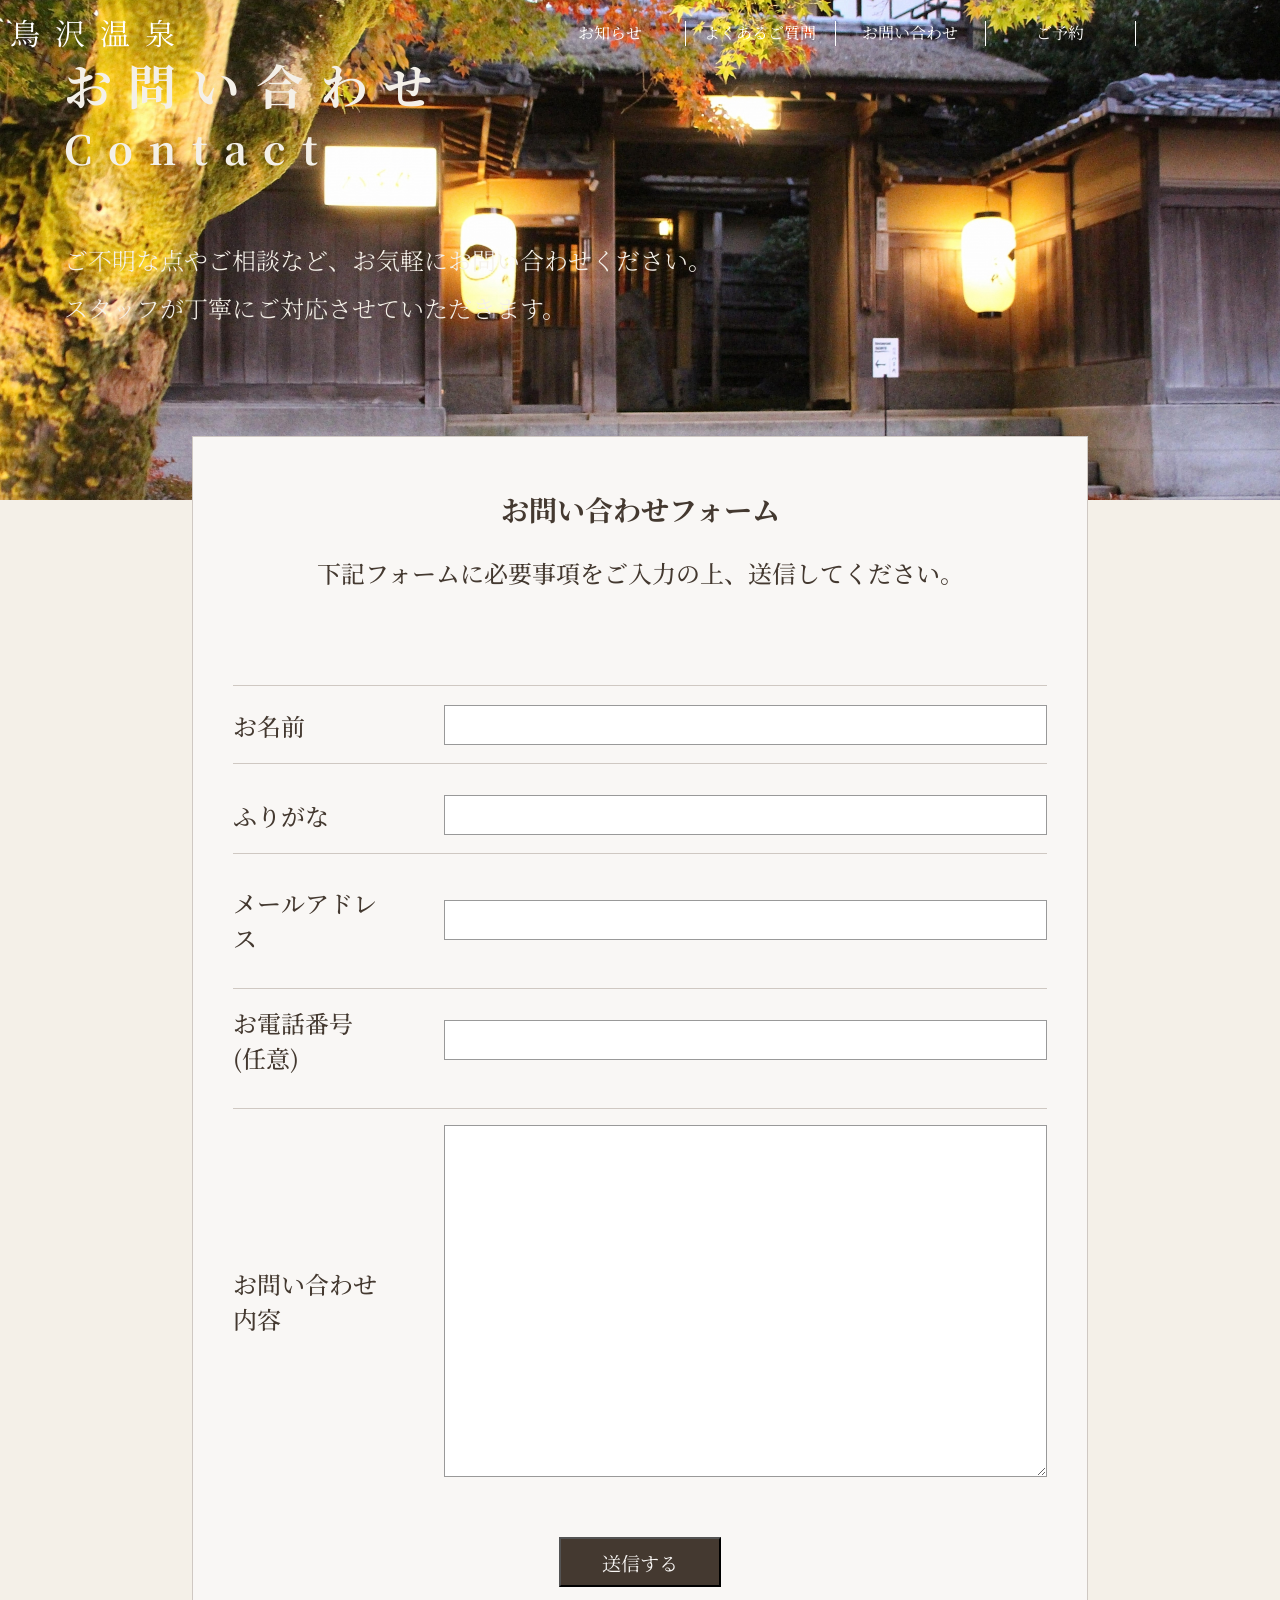
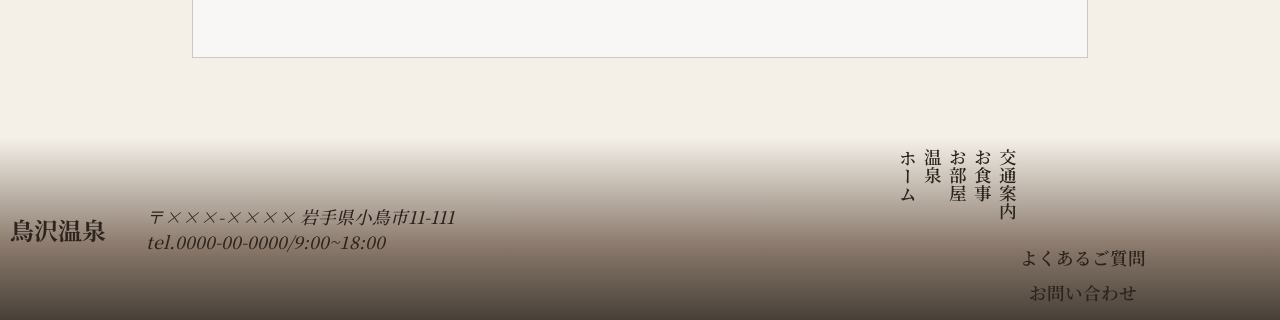
<file: contact/contact.html>
<!DOCTYPE html>
<html lang="en">

<head>
    <meta charset="UTF-8">
    <meta name="viewport" content="width=device-width, initial-scale=1.0">
    <title>お問い合わせ</title>
    <link rel="icon" href="./img/favicon.png"></link>
    
    <link
        href="https://fonts.googleapis.com/css2?family=Ma+Shan+Zheng&family=Noto+Serif+JP:wght@200..900&family=Yuji+Boku&display=swap"
        rel="stylesheet">
    <link href='https://cdn.boxicons.com/3.0.7/fonts/basic/boxicons.min.css' rel='stylesheet'>
    <link href='https://cdn.boxicons.com/3.0.7/fonts/brands/boxicons-brands.min.css' rel='stylesheet'>

    <link rel="stylesheet" href="../css/page_header.css">
    <link rel="stylesheet" href="../style.css">
    <link rel="stylesheet" href="../news/news_list2.css">
    <link rel="stylesheet" href="./contact.css">
    <link rel="stylesheet" href="../css/page_footer.css">
</head>

<body>
    <!--header-->
    <header id="header">
        <div id="header-top">
            <a href="../index.php" class="header-logo">鳥沢温泉</a>

            <nav class="header-top-nav">
                <ul class="header-top-list">
                    <li><a href="/onsen/news/news_list.php">お知らせ</a></li>
                    <li><a href="../qa/qa.html">よくあるご質問</a></li>
                    <li><a href="/onsen/contact/contact.html">お問い合わせ</a></li>
                    <li><a href="/onsen/reservation/reservation.php">ご予約</a></li>
                    <li><a href=""><i class='bx  bx-camera-alt' style='color:#fff'></i> </a></li>
                </ul>
            </nav>
        </div>

        <div id="header-vew">
            <a href="../index.php" class="header-vew-logo">鳥沢温泉</a>
            <nav class="header-nav">
                <ul class="header-nav-list">
                    <li><a href="../index.php#spa">温泉</a></li>
                    <li><a href="../index.php#room">お部屋</a></li>
                    <li><a href="../index.php#dish">お食事</a></li>
                    <li><a href="../index.php#footer_info">交通案内</a></li>
                </ul>
            </nav>
        </div>

        <div id="page">
            <div class="page_tatile">
                <h2 class="jp">お問い合わせ</h2>
                <p class="em">Contact</p>
                <p class="description">ご不明な点やご相談など、お気軽にお問い合わせください。<br>
                    スタッフが丁寧にご対応させていただきます。</p>
            </div>
        </div>
    </header>

    <!--hamburger-->
    <div class="hamburger">
        <div class="top"></div>
        <div class="middle"></div>
        <div class="bottom"></div>
    </div>

    <div class="hamburger-container">
        <h2><a href="../index.php">鳥沢温泉</a></h2>
        <nav class="hamburger-nav">
            <ul class="hamburger-nav-list left">
                <li><a href="../index.php#spa">温泉</a></li>
                <li><a href="../index.php#room">お部屋</a></li>
                <li><a href="../index.php#dish">お食事</a></li>
                <li><a href="../index.php#footer">交通案内</a></li>
            </ul>
            <ul class="hamburger-nav-list right">
                <li><a href="/onsen/news/news_list.php">お知らせ</a></li>
                <li><a href="../qa/qa.html">よくあるご質問</a></li>
                <li><a href="/onsen/contact/contact.html">お問い合わせ</a></li>
                <li><a href="/onsen/reservation/reservation.php">ご予約</a></li>
                <li><a href=""><i class='bx  bx-camera-alt' style='color:#fff'></i> </a></li>
            </ul>
        </nav>
    </div>

    <div class="contact">
        <div class="contact_explanation">
            <h3>お問い合わせフォーム</h3>
            <p>下記フォームに必要事項をご入力の上、送信してください。</p>
        </div>

        <form action="./contact.php" method="POST">

            <div class="form_item">
                <label for="name">お名前</label>
                <input type="text" name="name" id="name" required>
            </div>

            <div class="form_item">
                <label for="kana">ふりがな</label>
                <input type="text" name="kana" id="kana" required>
            </div>

            <div class="form_item">
                <label for="email">メールアドレス</label>
                <input type="email" name="email" id="email">
            </div>

            <div class="form_item">
                <label for="tel">お電話番号(任意)</label>
                <input type="tel" name="tel" id="tel">
            </div>

            <div class="form_item">
                <label for="message">お問い合わせ内容</label>
                <textarea name="message" id="message" rows="10" cols="40" required></textarea>
            </div>

            <button class="contact_btn" type="submit">送信する</button>
        </form>
    </div>


    <footer id="page_footer">
        <div id="page_footer_info_box">
            <div class="page_footer_info">
                <p class="main-logo"><a href="../index.php">鳥沢温泉</a></p>
                <address>
                    <p>〒×××-×××× 岩手県小鳥市11-111</p>
                    <p>tel.0000-00-0000/9:00~18:00</p>
                </address>
            </div>

            <nav id="page_footer_nav">
                <div class="nav-v">
                    <ul class="nav-v-list">
                        <li><a href="../index.php">ホーム</a></li>
                        <li><a href="../index.php#spa">温泉</a></li>
                        <li><a href="../index.php#room">お部屋</a></li>
                        <li><a href="../index.php#dish">お食事</a></li>
                        <li><a href="../index.php#footer">交通案内</a></li>
                    </ul>
                </div>

                <div class="nav-w">
                    <ul class="nav-w-list">
                        <li><a href="../qa/qa.html">よくあるご質問</a></li>
                        <li><a href="../contact/contact.html">お問い合わせ</a></li>
                    </ul>
                </div>
            </nav>
        </div>
    </footer>
    <script src="../app.js"></script>

</body>

</html>
</file>
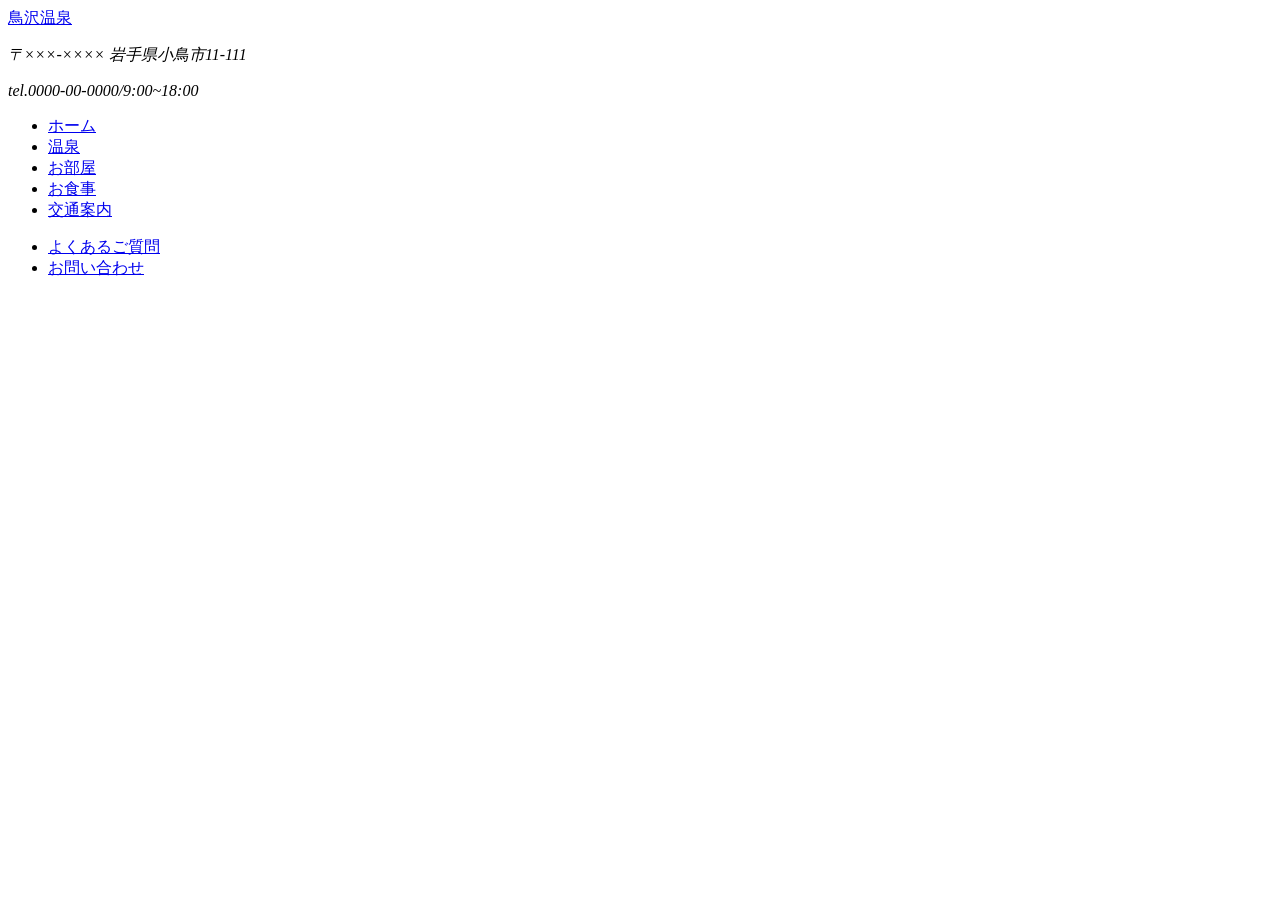
<file: css/footer.html>
<html>
    <footer id="page_footer">
        <div id="page_footer_info_box">
            <div class="page_footer_info">
                <p class="main-logo"><a href="../index.php">鳥沢温泉</a></p>
                <address>
                    <p>〒×××-×××× 岩手県小鳥市11-111</p>
                    <p>tel.0000-00-0000/9:00~18:00</p>
                </address>
            </div>

            <nav id="page_footer_nav">
                <div class="nav-v">
                    <ul class="nav-v-list">
                        <li><a href="../index.php">ホーム</a></li>
                        <li><a href="../index.php#spa">温泉</a></li>
                        <li><a href="../index.php#room">お部屋</a></li>
                        <li><a href="../index.php#dish">お食事</a></li>
                        <li><a href="../index.php#footer">交通案内</a></li>
                    </ul>
                </div>

                <div class="nav-w">
                    <ul class="nav-w-list">
                        <li><a href="../qa/qa.html">よくあるご質問</a></li>
                        <li><a href="../contact/contact.html">お問い合わせ</a></li>
                    </ul>
                </div>
            </nav>
        </div>
    </footer>
</html>
</file>
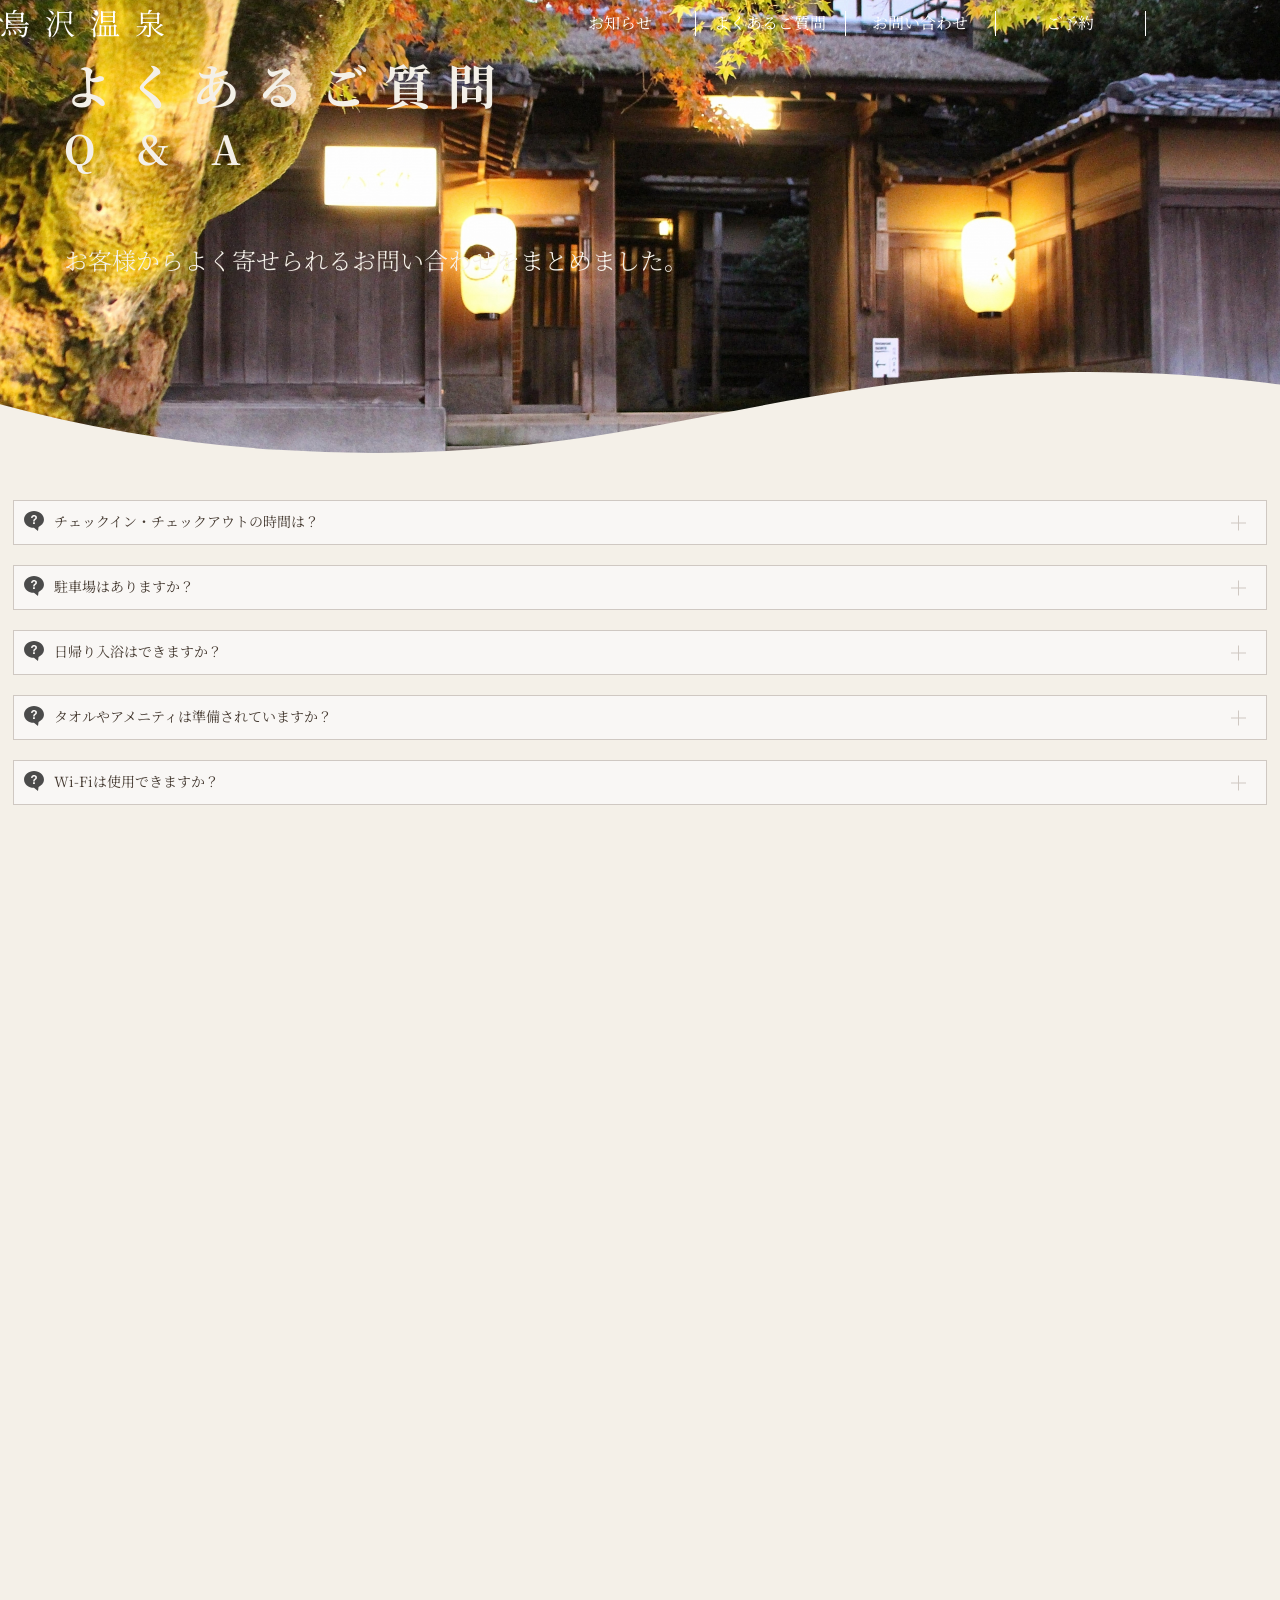
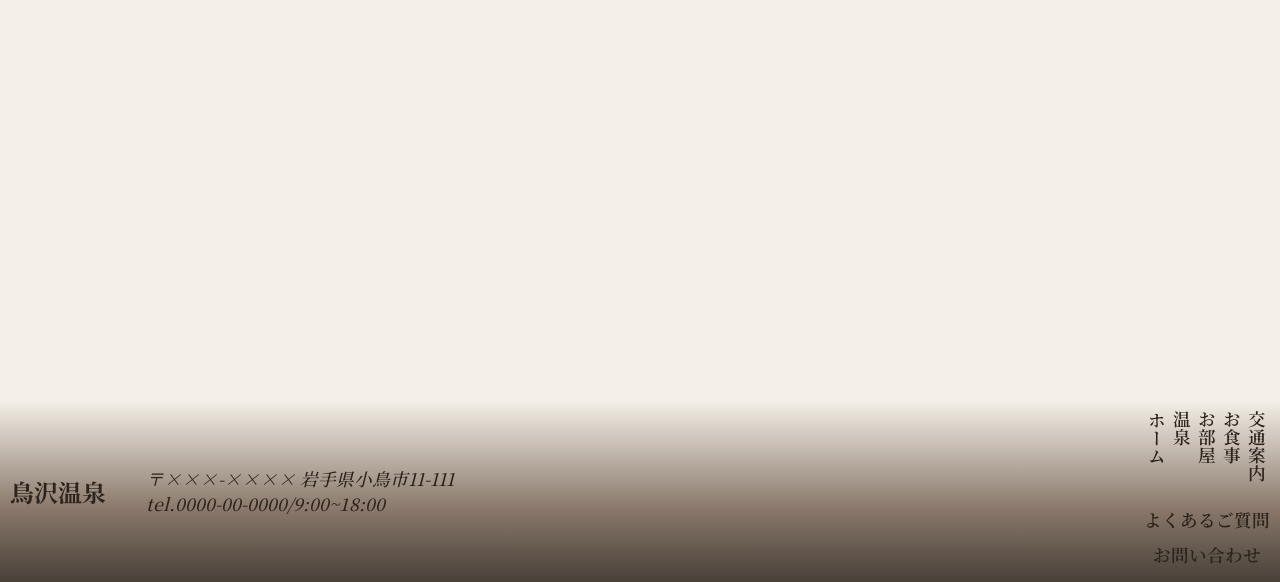
<file: qa/qa.html>
<head>
    <meta charset="UTF-8">
    <meta name="viewport" content="width=device-width, initial-scale=1.0">
    <title>鳥沢温泉 | よくあるご質問</title>
    <link rel="icon" href="../img/favicon.png">
    </link>

    <link rel="preconnect" href="https://fonts.googleapis.com">
    <link rel="preconnect" href="https://fonts.gstatic.com" crossorigin>
    <link rel="preconnect" href="https://fonts.googleapis.com">
    <link rel="preconnect" href="https://fonts.gstatic.com" crossorigin>
    <link
        href="https://fonts.googleapis.com/css2?family=Ma+Shan+Zheng&family=Noto+Serif+JP:wght@200..900&family=Yuji+Boku&display=swap"
        rel="stylesheet">
    <link href='https://cdn.boxicons.com/3.0.7/fonts/basic/boxicons.min.css' rel='stylesheet'>
    <link href='https://cdn.boxicons.com/3.0.7/fonts/brands/boxicons-brands.min.css' rel='stylesheet'>

    <link rel="stylesheet" href="./qa.css">
    <link rel="stylesheet" href="../style.css">
    <link rel="stylesheet" href="../news/news_list2.css">
    <link rel="stylesheet" href="../css/page_footer.css">

</head>

<body>

    <header id="header">
        <div id="header-top">
            <a href="../index.php" class="header-logo">鳥沢温泉</a>

            <nav class="header-top-nav">
                <ul class="header-top-list">
                    <li><a href="/onsen/news/news_list.php">お知らせ</a></li>
                    <li><a href="../qa/qa.html">よくあるご質問</a></li>
                    <li><a href="/onsen/contact/contact.html">お問い合わせ</a></li>
                    <li><a href="/onsen/reservation/reservation.php">ご予約</a></li>
                    <li><a href=""><i class='bx  bx-camera-alt' style='color:#fff'></i> </a></li>
                </ul>
            </nav>
        </div>

        <div id="header-vew">
            <a href="../index.php" class="header-vew-logo">鳥沢温泉</a>
            <nav class="header-nav">
                <ul class="header-nav-list">
                    <li><a href="../index.php#spa">温泉</a></li>
                    <li><a href="../index.php#room">お部屋</a></li>
                    <li><a href="../index.php#dish">お食事</a></li>
                    <li><a href="../index.php#footer_info">交通案内</a></li>
                </ul>
            </nav>
        </div>
    </header>

    <div id="page">
        <div class="page_tatile">
            <h2 class="jp">よくあるご質問</h2>
            <p class="em">Q & A</p>
            <p class="description">お客様からよく寄せられるお問い合わせをまとめました。</p>
        </div>
        <!--wave-->
        <div class="pc_wave custom-shape-divider-bottom-1779276235">
            <svg data-name="Layer 1" xmlns="http://www.w3.org/2000/svg" viewBox="0 0 1200 120"
                preserveAspectRatio="none">
                <path
                    d="M985.66,92.83C906.67,72,823.78,31,743.84,14.19c-82.26-17.34-168.06-16.33-250.45.39-57.84,11.73-114,31.07-172,41.86A600.21,600.21,0,0,1,0,27.35V120H1200V95.8C1132.19,118.92,1055.71,111.31,985.66,92.83Z"
                    class="shape-fill"></path>
            </svg>
        </div>
        <div class="smartphon_wave">
            <svg xmlns="http://www.w3.org/2000/svg" viewBox="0 0 1440 320" preserveAspectRatio="none">
                <path fill="#f4f0e8"
                    d="M0,192L60,202.7C120,213,240,235,360,218.7C480,203,600,149,720,149.3C840,149,960,203,1080,208C1200,213,1320,171,1380,149.3L1440,128L1440,320L1380,320C1320,320,1200,320,1080,320C960,320,840,320,720,320C600,320,480,320,360,320C240,320,120,320,60,320L0,320Z">
                </path>
            </svg>
        </div>
    </div>
    </header>

    <!--hamburger-->
    <div class="hamburger">
        <div class="top"></div>
        <div class="middle"></div>
        <div class="bottom"></div>
    </div>

    <div class="hamburger-container">
        <h2><a href="../index.php">鳥沢温泉</a></h2>
        <nav class="hamburger-nav">
            <ul class="hamburger-nav-list left">
                <li><a href="../index.php#spa">温泉</a></li>
                <li><a href="../index.php#room">お部屋</a></li>
                <li><a href="../index.php#dish">お食事</a></li>
                <li><a href="../index.php#footer">交通案内</a></li>
            </ul>
            <ul class="hamburger-nav-list right">
                <li><a href="/onsen/news/news_list.php">お知らせ</a></li>
                <li><a href="">よくあるご質問</a></li>
                <li><a href="/onsen/contact/contact.html">お問い合わせ</a></li>
                <li><a href="/onsen/reservation/reservation.php">ご予約</a></li>
                <li><a href=""><i class='bx  bx-camera-alt' style='color:#fff'></i> </a></li>
            </ul>
        </nav>
    </div>

    <main>

        <div class="qa">
            <div class="details">
                <div class="qe_box">
                    <img class="q_icon" src="../icon/question.svg" alt="質問のアイコン">
                    <p class="qe">チェックイン・チェックアウトの時間は？</p>
                </div>
                <div class="an_box">
                    <img class="a_icon" src="../icon/answer.svg" alt="回答のアイコン">
                    <p class="an"> チェックインは15:00から、
                        チェックアウトは10:00までです。</p>
                </div>
            </div>

            <div class="details">
                <div class="qe_box">
                    <img class="q_icon" src="../icon/question.svg" alt="質問のアイコン">
                    <p class="qe">駐車場はありますか？</p>
                </div>
                <div class="an_box">
                    <img class="a_icon" src="../icon/answer.svg" alt="回答のアイコン">
                    <p class="an"> はい。無料の駐車場をご用意しております。ご予約は不要です。</p>
                </div>
            </div>


            <div class="details">
                <div class="qe_box">
                    <img class="q_icon" src="../icon/question.svg" alt="質問のアイコン">
                    <p class="qe">日帰り入浴はできますか？</p>
                </div>
                <div class="an_box">
                    <img class="a_icon" src="../icon/answer.svg" alt="回答のアイコン">
                    <p class="an">はい、可能です。営業時間は11:00~21:00(最終受付は20:30)です。</p>
                </div>
            </div>


            <div class="details">
                <div class="qe_box">
                    <img class="q_icon" src="../icon/question.svg" alt="質問のアイコン">
                    <p class="qe">タオルやアメニティは準備されていますか？</p>
                </div>
                <div class="an_box">
                    <img class="a_icon" src="../icon/answer.svg" alt="回答のアイコン">
                    <p class="an">バスタオル、フェイスタオル、歯ブラシ、浴衣、シャンプーなどは、客室および大浴場にご用意しております。</p>
                </div>
            </div>


            <div class="details">
                <div class="qe_box">
                    <img class="q_icon" src="../icon/question.svg" alt="質問のアイコン">
                    <p class="qe">Wi-Fiは使用できますか？</p>
                </div>
                <div class="an_box">
                    <img class="a_icon" src="../icon/answer.svg" alt="回答のアイコン">
                    <p class="an">はい、館内の客室およびロビーにてWi-Fiをご利用いただけます。</p>
                </div>
            </div>

        </div>

    </main>


    <div id="footer-intro">
    </div>


    <footer id="page_footer">
        <div id="page_footer_info_box">
            <div class="page_footer_info">
                <p class="main-logo"><a href="../index.php">鳥沢温泉</a></p>
                <address>
                    <p>〒×××-×××× 岩手県小鳥市11-111</p>
                    <p>tel.0000-00-0000/9:00~18:00</p>
                </address>
            </div>

            <nav id="page_footer_nav">
                <div class="nav-v">
                    <ul class="nav-v-list">
                        <li><a href="../index.php">ホーム</a></li>
                        <li><a href="../index.php#spa">温泉</a></li>
                        <li><a href="../index.php#room">お部屋</a></li>
                        <li><a href="../index.php#dish">お食事</a></li>
                        <li><a href="../index.php#footer">交通案内</a></li>
                    </ul>
                </div>

                <div class="nav-w">
                    <ul class="nav-w-list">
                        <li><a href="../qa/qa.html">よくあるご質問</a></li>
                        <li><a href="../contact/contact.html">お問い合わせ</a></li>
                    </ul>
                </div>
            </nav>
        </div>
    </footer>

    <script src="../app.js"></script>
    <script>

        const details = document.querySelectorAll(".details");

        details.forEach(detaList => {
            detaList.addEventListener("click", () => {
                detaList.classList.toggle("active");
            });
        });
    </script>
</body>

</html>
</file>
<file: css/page_header.css>
* {
    box-sizing: border-box;
    margin: 0;
    padding: 0;
    list-style: none;
}

a {
    text-decoration: none;
}

body {
    background-color: #1f1f1f;
}

/*
header
*/
#header{
    display: block;
    position: relative;
}
#header-top {
    display: flex;
    justify-content: space-between;
    align-items: center;
    width: 100%;
    font-family: "Yuji Boku", serif;
    background-color: #2f2a25;
    z-index: 30;
    overflow: hidden;
    padding: 10px;
}


#header-top .header-logo {
    color: #fff;
    font-size: 30px;
    letter-spacing: 15px;
}

#header-top .header-logo:visited {
    color: #fff;
}

.header-top-list {
    display: flex;
}

.header-top-list li {
    width: 150px;
    text-align: center;
    position: relative;
}

.header-top-list li::before {
    content: "";
    position: absolute;
    width: 1px;
    height: 25px;
    background-color: #fff;
    top: 0;
    left: 10%;
}

.header-top-list li:first-child::before {
    display: none;
}

.header-top-list li::after {
    content: "";
    position: absolute;
    width: 80%;
    height: 1px;
    background-color: #fff;
    bottom: -5px;
    left: 30px;
    transform: scaleX(0);
    transform-origin: left;
    transition: all 0.5s ease;
}

.header-top-list li:hover::after {
    transform: scaleX(1);
}

.header-top-list a {
    color: #fff;
    margin-left: 30px;
}

.header-top-list a:visited {
    color: #fff;
}


/*
header-vew
*/
#header-vew {
    position: fixed;
    display: flex;
    justify-content: space-between;
    align-items: center;
    top: 0;
    width: 100%;
    padding: 10px 60px;
    background-color: #1f1f1f9f;
    font-family: "Yuji Boku", serif;
    z-index: 20;
    opacity: 0;
    transform: translateY(-30px);
    transition: all 0.4s ease;
}

#header-vew.active {
    opacity: 1;
    transform: translateY(0);

}

#header-vew .header-vew-logo {
    color: #fff;
    font-size: 30px;
    letter-spacing: 15px;
}

#header-vew .header-vew-logo:visited {
    color: #fff;
}


.header-nav-list {
    display: flex;
    font-size: 20px;
}

.header-nav-list li {
    position: relative;
}

.header-nav-list li::before {
    content: "";
    position: absolute;
    width: 1px;
    height: 30px;
    background-color: #fff;
    top: 0;
    right: -20%;
}

.header-nav-list li:last-child::before {
    display: none;
}

.header-nav-list li::after {
    content: "";
    position: absolute;
    width: 5px;
    height: 5px;
    border-radius: 50%;
    background-color: #fff;
    top: -20px;
    left: 65%;
    opacity: 0;
    transition: all 0.4s ease;
}

.header-nav-list li:hover::after {
    opacity: 1;
    top: -10px;
}

.header-nav-list a {
    color: #fff;
    margin-left: 30px;
}

.header-nav-list a:visited {
    color: #fff;
}
/*smartphon*/
@media screen and (min-width:340px) and (max-width:767px) {
    #header{
        width: 100%;
    }
    #header-top{
        display: none;
    }
    #header-vew{
        display: none;
    }
}

/*tblet*/
@media screen and (min-width:768px) and (max-width:1023px){
    #header-top{
        display: none;
    }
    #header-vew{
        display: none;
    }
}
</file>
<file: style.css>
/*
Theme Name: Onsen Theme
Author: 千翔
*/
html{
    scroll-behavior: smooth;
}
:root{
    --bg-color: #f4f0e8;
    --text-color: #443930;
    --box-bg-color: #f9f7f5;
    --box-border-color: #cfc8c2;
    --price-color: rgb(195, 10, 10);
}

* {
    box-sizing: border-box;
    margin: 0;
    padding: 0;
    list-style: none;
}

a {
    text-decoration: none;
    color: inherit;
}

body {
    background-color: var(--bg-color);
}

/*
header
*/

#header{
    margin: 0 auto;
}
#header-top {
    position: absolute;
    display: flex;
    justify-content: space-between;
    align-items: center;
    width: 100%;
    font-family: "Yuji Boku", serif;
    background-color: #00000000;
    z-index: 30;
    overflow: hidden;
}


#header-top .header-logo {
    color: #fff;
    font-size: 30px;
    letter-spacing: 15px;
}

#header-top .header-logo:visited {
    color: #fff;
}

.header-top-list {
    display: flex;
}

.header-top-list li {
    width: 150px;
    text-align: center;
    position: relative;
}

.header-top-list li::before {
    content: "";
    position: absolute;
    width: 1px;
    height: 25px;
    background-color: #fff;
    top: 0;
    left: 10%;
}

.header-top-list li:first-child::before {
    display: none;
}

.header-top-list li::after {
    content: "";
    position: absolute;
    width: 80%;
    height: 1px;
    background-color: #fff;
    bottom: -5px;
    left: 30px;
    transform: scaleX(0);
    transform-origin: left;
    transition: all 0.5s ease;
}

.header-top-list li:hover::after {
    transform: scaleX(1);
}

.header-top-list a {
    color: #fff;
    margin-left: 30px;
}

.header-top-list a:visited {
    color: #fff;
}

/*admin*/
#header-vew.admin.active{
    top: 0;
}



/*
header-vew
*/
#header-vew {
    position: fixed;
    display: flex;
    justify-content: space-between;
    align-items: center;
    width: 100%;
    padding: 10px 60px;
    background-color: #1f1f1f9f;
    font-family: "Yuji Boku", serif;
    z-index: 20;
    opacity: 0;
    top: 0;
    transform: translateY(-30px);
    transition: all 0.4s ease;
}

#header-vew.active {
    opacity: 1;
    transform: translateY(0);

}

#header-vew .header-vew-logo {
    color: #fff;
    font-size: 30px;
    letter-spacing: 15px;
}

#header-vew .header-vew-logo:visited {
    color: #fff;
}


.header-nav-list {
    display: flex;
    font-size: 20px;
}

.header-nav-list li {
    position: relative;
}

.header-nav-list li::before {
    content: "";
    position: absolute;
    width: 1px;
    height: 30px;
    background-color: #fff;
    top: 0;
    right: -20%;
}

.header-nav-list li:last-child::before {
    display: none;
}

.header-nav-list li::after {
    content: "";
    position: absolute;
    width: 5px;
    height: 5px;
    border-radius: 50%;
    background-color: #fff;
    top: -20px;
    left: 65%;
    opacity: 0;
    transition: all 0.4s ease;
}

.header-nav-list li:hover::after {
    opacity: 1;
    top: -10px;
}

.header-nav-list a {
    color: #fff;
    margin-left: 30px;
}

.header-nav-list a:visited {
    color: #fff;
}
/*
main
*/
main {
    position: relative;
    width: 100%;
    height: 100vh;
}

.main-imges {
    position: relative;
    width: 100%;
    height: 100%;
}

.img-item {
    position: absolute;
    top: 0;
    left: 0;
    width: 100%;
    height: 100%;

}

.main-imges .img-item img {
    position: absolute;
    width: 100%;
    height: 100%;
    object-position: center bottom;
    animation: img-change 15s infinite;
    opacity: 0;
}

.img-item:nth-child(1) img {
    animation-delay: 0s;
}

.img-item:nth-child(2) img {
    animation-delay: 5s;
}

.img-item:nth-child(3) img {
    animation-delay: 10s;
}

.main-nav {
    position: absolute;
    width: 20%;
    top: 70%;
    left: 5%;
    font-family: "Yuji Boku", serif;
    color: #fff;
    font-size: 20px;
    line-height: 2;
    z-index: 20;
}

.main-nav-list a{
    color: #fff;
}

.main-nav-list li {
    position: relative;
}

.main-nav-list li::before {
    content: "";
    position: absolute;
    width: 5px;
    height: 5px;
    border-radius: 50%;
    background-color: #fff;
    top: 50%;
    transform: translateY(-50%);
    left: -15px;
    transition: all 0.4s ease;
    opacity: 0;
}
.main-nav-list li:hover::before {
    opacity: 1;
}

@keyframes img-change {
    0% {
        opacity: 0;
    }

    10% {
        opacity: 0;
    }

    20% {
        opacity: 1;
    }

    30% {
        opacity: 1;
    }

    50% {
        opacity: 0;
    }

    100% {
        opacity: 0;
    }
}

.main-text {
    position: absolute;
    text-align: center;
    top: 50%;
    left: 50%;
    transform: translate(-50%, -50%);
    z-index: 10;
    transition: all 0.5s ease;
}

.main-catch {
    font-size: 1.5rem;
    font-weight: 700;
    line-height: 1.5;
    letter-spacing: 1.5rem;
    margin-bottom: 20px;
    font-family: "Noto Serif JP", serif;
}

.center-logo {
    text-align: center;
    letter-spacing:2rem;
    font-size: 3.5rem;
    font-family: "Yuji Boku", serif;
}
.main-text-black{
    color: #1f1f1f;
}
.main-text-brown{
    color: #7B6240;;
}


.hamburger-container{
    position: fixed;
    top: 0;
    left: 0;
    width: 100%;
    z-index: 0;
    background-color: #1b728f75;
    opacity: 0;
    pointer-events: none; 
    visibility: hidden;
    pointer-events: auto;
    transition: 0.5s;
}

/*
intro*/
.intro {
    background: linear-gradient(rgba(0, 0, 0, 0), rgb(31, 31, 31));
    width: 100%;
    height: 300px;
    bottom: 0;
    position: absolute;
    z-index: 10;
}


/*
intro-title
*/
#intro-title {
    color: #fff;
    background-color: #1f1f1f;
    width: 100%;
    height: 190vh;
    display: flex;
    align-items: center;
    padding-top: 600px;
    font-size: 1.1rem;
    font-family: "Noto Serif JP", serif;
    writing-mode: vertical-rl;
    letter-spacing: 5px;
    line-height: 3.5;
    position: relative;
}

.intro-title-text {
    transition: all 3s ease;
    opacity: 0;
}

.intro-title-text.active {
    opacity: 1;
}

/*
feature
*/
.feature {
    width: 100%;
    height: 100%;
    background-color: aqua;
    background-color: var(--bg-color);
    position: relative;
}
.feature::after{
    content: "";
    width: 100%;
    height: 200px;
    top: -200px;
    left: 0;
        background: linear-gradient(
        to bottom,        
        #1f1f1f 0%,
        #2c2c2c 15%,
        #55524d 35%,
        #8f8b84 60%,
        #d8d3ca 85%,
        var(--bg-color) 100%

    );
    position: absolute;
}
#spa{
    scroll-margin-top: -500px;
}
.feature-section.spa{
    padding-top: 500px;
}

.feature-wappaer {
    width: 100%;
    height: 120vh;
    display: flex;
    transform: translateY(200px);
    transition: all 2.0s;
    opacity: 0;
    position: relative;
}

.feature-wappaer.active {
    opacity: 1;
    transform: translateY(0px);
}

.feature-img {
    position: absolute;
    margin-top: 300px;
    left: 5%;
    width: 70%;
    height: 70vh;
}

.feature-section.room .feature-img {
    left: inherit;
    right: 5%;
}

.feature-img img {
    width: 100%;
    height: 100%;
    object-fit: cover;
    object-position: top;
}

.feature-text {
    background-color: #fff;
    height: 80vh;
    position: absolute;
    top: 10%;
    right: 10%;
    text-align: center;
    padding: 20px 60px;
}

.feature-section.room .feature-text {
    top: 10%;
    left: 10%;
    right: inherit;
}

.logo {
    font-size: 50px;
    width: 90px;
    height: 90px;
    border: 2px groove #00688c;
    border-radius: 50%;
    display: flex;
    align-items: center;
    justify-content: center;
    margin: 30px auto;
}

.feature-title {
    font-size: 90px;
    letter-spacing: 50px;
    text-indent: 50px;
    font-family: "Ma Shan Zheng", cursive;
    font-weight: 100;
}

.catch {
    font-size: 20px;
    margin-top: 30px;
    font-family: "Noto Serif JP", serif;
    color: #00688c;
    font-weight: 700;
}

.description {
    margin-top: 60px;
    font-size: 18px;
    font-family: "Noto Serif JP", serif;
    font-weight: 300;
    line-height: 2;
}

.link {
    margin: 60px auto;
    width: 200px;
    font-family: "Noto Serif JP", serif;
    font-weight: 500;
    border: 2px groove #00688c;
    font-size: 14px;
    padding: 20px 10px;
    cursor: pointer;
    transition: all 0.7s;
}

.link a {
    color: #1f1f1f;
}

.link:hover {
    background-color: #aaa7d367;
}

.kari {
    margin-top: 500px;
}



/*
footer
*/
#footer {
    background-image: url(./img/footerintroimg.jpeg);
    background-position: center;
    background-size: cover;
    background-attachment: fixed;
    width: 100%;
    height: 150vh;
    position: relative;
    color: #1f1f1f;
}


#footer::before {
    content: "";
    width: 100%;
    height: 5%;
    top: 0;
    left: 0;
    position: absolute;
    background: linear-gradient(antiquewhite, rgba(149, 141, 141, 0.207));
}

#footer_info {
    display: flex;
    justify-content: space-between;
    align-items: center;
    margin: 0 auto;
    padding: 100px 200px 50px;
    position: absolute;
    width: 100%;
    bottom: 0;
    color: var(--text-color);
    background: linear-gradient(transparent, #f4f0e8 33%);
}

#footer .footer_info address{
    font-weight: 500;
    font-family: "Noto Serif JP", serif;
}
#footer .top-main-logo{
    font-family: "Yuji Boku", serif;
    font-weight: 800;
    font-size: 3rem !important;
    letter-spacing: 1rem;
    margin-bottom: 30px;
    
}

#footer .nav-v {
    writing-mode: vertical-lr;
}

#footer #nav {
    text-align: left;
    font-size: 2rem;
    font-family: "Noto Serif JP", serif;
    font-weight: 500;
}

#footer .nav-v {
    line-height: 60px;
    margin-bottom: 50px;
}
#footer .nav-v-list a,
#footer .nav-w-list a{
    color: var(--text-color);
    cursor: pointer;
    transition: 0.5s;
}
#footer .nav-v-list a:hover,
#footer .nav-w-list a:hover{
    color: #bcb6b0 !important;
}

#footer .nav-w {
    text-align: center;
    line-height: 2.0;
}

/*smartphone*/
    @media screen and (min-width:340px) and (max-width:767px) {
        
       /* *{
            outline: 1px solid red;
        }
        */
        html{
            font-size: 14px;
        }
        #header-top{
            display: none;
        }
        #header-vew{
            display: none;
        }

        /*main*/
        main{
            height: 50vh;        
        }
        .main-catch{
            font-size: 1rem;
        }
        .header-logo{
            font-size: 1rem;
            letter-spacing: 1rem;
            color: #00688c;
        }

        /*hamburger*/
        .hamburger{
            background-color: #1f1f1f51;
            width: 3rem;
            height: 3rem;
            position: fixed;
            top: 2%;
            right: 2%;
            z-index: 100;
        }
        .top{
            position: absolute;
            top: 30%;
            left: 50%;
            transform: translateX(-50%);
            width: 80%;
            height: 2px;
            background-color: #fff;
            transition: 0.5s;
        }
        .hamburger.active .top{
            top: 50%;
            transform: translateX(-50%) rotate(45deg);
        }
        .middle{
            position: absolute;
            top: 50%;
            left: 50%;
            transform: translateX(-50%);
            width: 80%;
            height: 2px;
            background-color: #fff;
            transition: 0.5s;
        }
        .hamburger.active .middle{
            opacity: 0;
        }
        .bottom{
            position: absolute;
            top: 70%;
            left: 50%;
            transform: translateX(-50%);
            width: 80%;
            height: 2px;
            background-color: #fff;
            transition: 0.5s;
        }
        .hamburger.active .bottom{
            top: 50%;
            transform: translateX(-50%) rotate(-45deg);
        }

        /*hamburger-container*/
        .hamburger-container.active{
            opacity: 1;
            visibility: inherit;
            position: fixed;
            top: 0;
            z-index: 20;
            width: 100%;
            height: 100vh;
            background-color: #1b728f75;
            transition: 0.5s;
        }
        .hamburger-container h2{
            display: block;
            width: 100%;
            text-align: center;
            position: absolute;
            top: 40%;
            font-size: 1.5rem;
            color: #f9f7f5;
            font-family: "Yuji Boku", serif;;
        }
        .hamburger-container .hamburger-nav{
            position: fixed;
            top: 50%;
            display: flex;
            justify-content: center;
            text-align: center;
            gap: 5rem;
            width: 100%;
            height: 100vh;
        }
        .hamburger-nav-list{
            display: block;
            font-size: 1rem;
            color: #f9f7f5;
            font-family: "Noto Serif JP", serif;
        }
        .hamburger-nav-list li{
            padding: 10px 0;
            position: relative;
        }
        .hamburger-nav-list li::after{
            content: "";
            position: absolute;
            width: 100%;
            height: 1px;
            bottom: 0;
            left: 0;
            background-color: #f9f7f5;
        }

        /*main*/
        .main-nav{
            opacity: 0;
        }
        .main-nav.active{
            opacity: 1;
            background-color: #00688c;
        }
        .main-catch{
            letter-spacing: 0.5rem;
        }
        .center-logo{
            font-size: 2rem;
            letter-spacing: 0.5rem;
        }

        /*intro*/
        .intro{
            height: 150px;
        }
        #intro-title{
            height: 80vh;
            padding-top: 90px;
        }

        /*feauture*/
        .feature{
            margin-bottom: 700px;
        }
        .feature-section.spa{
            padding-top: 0px;
        }
        #spa,#room,#dish{
            scroll-margin-top: -200px;
        }

        .feature-wappaer{
            height: 50vh;
        }
        .feature-section{
            margin-bottom: 250px;
            height: 100%;
        }
        .feature-img{
            width: 100%;
            height: 25vh;
            position: relative;
            left: 0;
            top: 0;
        }
        .feature-text,
        .feature-section.room .feature-text{
            position: absolute;
            top: 110%;
            left: 50%;
            right: auto;
            transform: translateX(-50%);
            width: 90%;
            height: 450px;
            margin: 0 auto;
            padding: 0;
        }
        .logo{
            font-size: 25px;
            width: 40px;
            height: 40px;
            margin: 20px auto 20px;
        }
        .feature-title{
            font-size: 2rem;
            text-align: center;
            letter-spacing: 1rem;
            text-indent: 1rem;
        }
        .catch{
            margin-top: 15px;
            font-size: 1.2rem;
        }
        .description{
            margin-top: 30px;
            font-size: 1rem;
        }
        .feature-section.room .feature-img{
            left: 0;
            right: 0;
        }
        .link{
            width: 120px;
            margin: 30px auto 30px;
            padding: 10px 5px;
            font-size: 0.8rem;
        }
        
        /*footer*/
        #footer{
            height: 20vh;
            background-position: center top;
            background-size: cover;
            background-attachment: scroll;
        }
        #footer_info{
            position: relative;
            top: 0;
            justify-content: center;
            padding: 0;
        }
        #footer .footer_info{
            position: absolute;
            top: 0;
            flex-direction: column;
            gap: 2rem;
            text-align: center;
            font-size: 1rem;
            margin-top: 2rem;
            color: var(--bg-color);
        }
        #nav{
            display: none;
        }
}

/*tablet*/
@media screen and (min-width:768px) and (max-width:960px) {
    html{
            font-size: 14px;
        }
        #header-top{
            display: none;
        }
        #header-vew{
            display: none;
        }

        /*main*/
        main{
            height: 50vh;        
        }
        .main-catch{
            font-size: 1.5rem;
            letter-spacing: 1rem;
        }
        .top-main-logo{
            font-size: 3rem;
            letter-spacing: 1rem;
        }

        /*hamburger*/
        .hamburger{
            background-color: #1f1f1f51;
            width: 4rem;
            height: 4rem;
            position: fixed;
            top: 2%;
            right: 2%;
            z-index: 100;
        }
        .top{
            position: absolute;
            top: 30%;
            left: 50%;
            transform: translateX(-50%);
            width: 80%;
            height: 2px;
            background-color: #fff;
            transition: 0.5s;
        }
        .hamburger.active .top{
            top: 50%;
            transform: translateX(-50%) rotate(45deg);
        }
        .middle{
            position: absolute;
            top: 50%;
            left: 50%;
            transform: translateX(-50%);
            width: 80%;
            height: 2px;
            background-color: #fff;
            transition: 0.5s;
        }
        .hamburger.active .middle{
            opacity: 0;
        }
        .bottom{
            position: absolute;
            top: 70%;
            left: 50%;
            transform: translateX(-50%);
            width: 80%;
            height: 2px;
            background-color: #fff;
            transition: 0.5s;
        }
        .hamburger.active .bottom{
            top: 50%;
            transform: translateX(-50%) rotate(-45deg);
        }

        /*hamburger-container*/
        .hamburger-container.active{
            opacity: 1;
            position: fixed;
            top: 0;
            z-index: 20;
            width: 100%;
            height: 100vh;
            visibility: visible;
            background-color: #1b728f75;
            transition: 0.5s;
            pointer-events: auto;
        }
        .hamburger-container h2{
            display: block;
            width: 100%;
            text-align: center;
            position: absolute;
            top: 40%;
            font-size: 2rem;
            color: #f9f7f5;
            font-family: "Yuji Boku", serif;;
        }
        .hamburger-container .hamburger-nav{
            position: fixed;
            top: 50%;
            display: flex;
            justify-content: center;
            text-align: center;
            gap: 5rem;
            width: 100%;
            height: 100vh;
        }
        .hamburger-nav-list{
            display: block;
            font-size: 1.5rem;
            color: #f9f7f5;
            font-family: "Noto Serif JP", serif;
        }
        .hamburger-nav-list li{
            padding: 10px 0;
            position: relative;
        }
        .hamburger-nav-list li::after{
            content: "";
            position: absolute;
            width: 100%;
            height: 1px;
            bottom: 0;
            left: 0;
            background-color: #f9f7f5;
        }

        /*main*/
        .main-nav{
            opacity: 0;
        }
        .main-nav.active{
            opacity: 1;
            background-color: #00688c;
        }

        /*intro*/
        .intro{
            height: 150px;
        }
        #intro-title{
            height: 90vh;
            padding-top: 150px;
        }

        /*feauture*/
        .feature{
            margin-bottom: 700px;
        }
        .feature-img{
            left: 1%;
        }
        .feature-text{
            right: 1%;
        }
        .feature-section.room .feature-img {
            right: 1%;
        }
        .feature-section.room .feature-text{
            left: 1%;
        }
        
        /*footer*/
        #footer{
            height: 40vh;
            background-position: center top;
            background-size: cover;
            background-attachment: scroll;
        }
        #footer_info{
            position: relative;
            top: 10%;
            justify-content: center;
            padding: 0;
        }
        #footer .footer_info{
            position: absolute;
            top: 0;
            flex-direction: column;
            gap: 2rem;
            text-align: center;
            font-size: 1rem;
            margin-top: 2rem;
            color: var(--bg-color);
        }
        #footer .top-main-logo{
            font-size: 3rem;
        }
        #footer .footer_info address{
            font-size: 2rem;
        }
        #footer #nav{
            display: none;
        }
}
</file>
<file: news/news_list2.css>
body {
        background-color: var(--bg-color);
        overflow-x: hidden;
        color: var(--text-color);
    }

    * {
        box-sizing: border-box;
        margin: 0;
        padding: 0;
        list-style: none;
        font-family: "Noto Serif JP", serif;
    }
    a {
        text-decoration: none;
        color: inherit;
    }

    /**********
    page
    **********/
    #page{
        width: 100%;
        height: 500px;
        background-image: url(..//img/26757516_m.jpg);
        background-size: cover;
        background-position: center 24%;
        background-repeat: no-repeat;
        position: relative;
        color: var(--bg-color);
    }

    .page_tatile{
        position: absolute;
        top: 10%;
        left: 5%;
    }
    .jp{
        font-size: 3rem;
        font-weight: 700;
        letter-spacing: 1rem;
    }
    .em{
        font-size: 2.5rem;
        font-weight: 700;
        letter-spacing: 1rem;
    }
    .description{
        font-size: 1.5rem;
        font-width: 700;
        
    }

    /**********
    wave
    **********/

    .smartphon_wave{
        display: none;
    }
    .custom-shape-divider-bottom-1779276235 {
        position: absolute;
        top: 370px;
        left: 0;
        width: 100%;
        overflow: hidden;
        line-height: 0;
    }

    .custom-shape-divider-bottom-1779276235 svg {
        position: relative;
        display: block;
        width: calc(164% + 1.3px);
        height: 150px;
    }

    .custom-shape-divider-bottom-1779276235 .shape-fill {
        fill: #f4f0e8;
    }

    .nav{
    display: none;
    }

    /**********
    news_list
    **********/
    .news_list{
        width: 100%;
        margin: 0 auto;
        min-height: 100vh;
    }
    .category{
        display: flex;
        align-items: center;
        justify-content: center;
        flex-wrap: wrap;
        gap: 7rem;
        height: 100px;
        width: 100%;
        font-size: 1.5rem;
        z-index: 20;
        color:var(--text-color);
    }
    .category a{
        position: relative;
        border: 1px solid var(--box-border-color);
        border-radius: 50px;
        padding: 10px 30px;
        transition: all 0.5s ease;
    }
    .category a:hover{
        background-color: #896920f8;
        border: 1px solid #fff;
        box-shadow: 0 0 0 2px var(--box-border-color);
        color: var(--box-border-color);

    }



    /**********
    news_pieces
    **********/
    .fresh_news{
        position: relative;
        width: 90%;
        margin: 0 auto;
        z-index: 10;
    }
    .news_box{
        width: 80%;
        margin: 120px auto;
    }
    .news_box .news_pieces {
        display: flex;
        align-items: flex-start;
        width: 100%;
        padding: 30px;
        background-color: var(--box-bg-color);
        border: 1px solid var(--box-border-color);
        box-shadow: 0 0 3px 0 var(--box-border-color);
        position: relative;
        align-items: center;
        transition: all 1.0s ease;
        z-index: 10;
        margin-bottom: 50px;
    }
    .news_pieces::after{
        content: "";
        width: 100%;
        height: 100%;
        top: 0;
        left: 0;
        transition: all 0.5s ease;
        position: absolute;
        background: linear-gradient(88deg, #f0c2221c, #ffcc191f 53%, #ffb03c40);
        opacity: 0;
        z-index: 0;
    }
    .news_pieces:hover::after{
        opacity: 1;
        z-index: 0;
    }

    .news_line{
        position: relative;
        z-index: 20;
    }


    .no_img{
        width: 250px;
        height: 150px;
        z-index: 20;
    }

    .news_box_img {
        width: 100%;
        height: 100%;
        border-radius: 30px;
        overflow: hidden;
        flex-shrink: 0;
        z-index: 20;
    }

    .news_box_img img {
        width: 100%;
        height: 100%;
        object-fit: cover;
        z-index: 20;
    }

    .news_box_text {
        display: flex;
        flex-direction: column;
        margin-left: 80px;
        width: 70%;
        height: 100%;
        z-index: 20;
    }
    .day_category{
        display: flex;
        justify-content: center;
        align-items: center;
        gap: 2rem;
        width: 300px;
        text-align: center;
        margin-bottom: 20px;
    }
    .current_category{
        font-size: 1.2rem !important;
        border-radius: 10px;
        color: var(--bg-color);
    }
    .current_category.info{
        background-color: #7B6240;
    }
    .current_category.event{
        background-color: #B85C4A;
    }
    .current_category.facility{
        background-color: #5E7B6D;
    }
    .current_category.campaign{
        background-color: #7A5C8E;
    }


    .created_at {
        font-size: 1.2rem;
    }

    .news_box_text p {
        width: 100%;
        font-size: 2rem;
    }

    .icon_arrow{
        transform: rotate(180deg);
        fill: var(--text-color);
        transition: all 0.5s ease;
        transform: scale(0.5);
        z-index: 20;
    }
    .news_pieces:hover .icon_arrow{
        fill: rgb(160, 133, 95);
        transform: rotate(180deg) translateX(-10px);
    }

    /*pagenation*/
    .pagenation{
        text-align: center;
        font-size: 1.5rem;
        margin-bottom: 120px;
    }
    .pagenation a{
        margin-left: 50px;
    }
    .pagenation a.active{
        background-color: #896920f8;
        border: 1px solid #fff;
        box-shadow: 0 0 0 2px var(--box-border-color);
        color: var(--box-border-color);
        padding: 10px 20px;
    }
    .page_move{
        border: 1px solid var(--box-border-color);
        box-shadow: 0 0 3px 0 var(--box-border-color);
        padding: 0 20px;
        transition: all 0.5s;
    }
    .page_move:hover{
        background-color: #896920f8;
        border: 1px solid #fff;
        box-shadow: 0 0 0 2px var(--box-border-color);
        color: var(--box-border-color);

    }

    /* nav */
    .nav{
        position: relative;
        width: 500px;
        height: 300px;
        z-index: 60;
    }

    .admin_header{
        display: flex;
        justify-content: space-around;
        height: 50px;
        font-size: 2rem;
        text-align: center;
    }
    .admin_header nav ul{
        display: flex;
    }
    .admin_header a{
        position: relative;
        margin-left: 50px;
        cursor: pointer;
        z-index: 50;
    }

    /*edit*/
    .edit{
        position: absolute;
        bottom: 0;
        right: 0;
        margin-right: 10px;
        display: flex;
        gap: 20px;
        z-index: 20;
        font-size: 1.5rem;
    }
    .edit a:hover{
        color: red;
    }


    /*smartphon*/
    @media screen and (min-width:340px) and (max-width:767px) {
        html{
            font-size: 14px;
        }

        /*page*/
        #page{
            height: 200px;
            color: var(--bg-color);
        }
        .jp{
            font-size: 2rem;
        }
        .em{
            font-size: 1rem;
        }
        .description{
            font-size: 1rem;
        }
        /*wave*/
        .custom-shape-divider-bottom-1779276235{
            display: none;
        }
        .smartphon_wave{
            display: block;
            width: 100%;
            position: absolute;
            bottom: 0;
        }
        .smartphon_wave svg{
        display: block;
        width: 100%;
        height: 50px;
        }

        /*news_list*/
        .current_category{
            font-size: 1rem;
        }
        .category{
            gap: 2rem;
            font-size: 1rem;
            margin-top: 60px;
        }
        .category a{
            padding: 5px 15px;
        }
        .created_at {
            font-size: 1rem;
        }

        /*news_pieces*/
        .fresh_news{
            width: 100%;
        }
        .news_box{
            margin: 50px auto;
        }
        .news_box .news_pieces{
            padding: 10px;
            margin-bottom: 20px;
        }
        .news_box{
            width: 90%;
        }
        .no_img{
            width: 100px;
            height: 100px;
        }
        .news_box_text{
            margin-left: 10px;
        }
        .day_category{
            flex-direction: column;
            gap: 5px;
            width: 80px;
            margin-bottom: 10px;
        }
        .current_category{
            font-size: 0.7rem !important;
        }
        .news_box_text p{
            font-size: 1rem;
        }
        .icon_arrow{
            transform: scale(0.3) rotate(180deg);
        }

        /*pagenation*/
        .pagenation{
            font-size: 1rem;
        }
        .pagenation a{
            margin-left: 10px;
        }
        .pagenation a.active{
            padding: 1px 5px;
        }
        .page_move{
            padding: 0 10px;
        }
}


    /*tblet*/
    @media screen and (min-width:768px) and (max-width:960px){
        .news_box{
        width: 100%;
        margin: 120px auto;
        z-index: 20;
       }
    }
</file>
<file: contact/contact.css>
* {
    box-sizing: border-box;
    margin: 0;
    padding: 0;
    list-style: none;
}

a {
    text-decoration: none;
}

body {
    background-color: var(--bg-color);
}



/*contact*/
.contact{
    position: relative;
    display: flex;
    flex-direction: column;
    justify-content: center;
    z-index: 20;
    font-size: 1.5rem;
    font-weight: 500;
    background-color: var(--box-bg-color);
    border: 1px solid var(--box-border-color);
    width: 70%;
    margin: -5vw auto 80px;
    padding: 40px;
    color: var(--text-color);
    z-index: 10;
}

.contact_explanation{
    margin-bottom: 100px;
    text-align: center;
    line-height: 4rem;
}

.form_item{
    width: 100%;
    display: flex;
    align-items: center;
    justify-content: center;
    margin-bottom: 50px;
    position: relative;
    gap: 60px;
}
.form_item::after{
    content: "";
    position: absolute;
    width: 100%;
    height: 1px;
    border-bottom: 1px solid var(--box-border-color);
    bottom: -50%;
    transform: translateY(-50%);
    left: 0;
}
.form_item:last-of-type::after{
    display: none;
}
.form_item:first-of-type::before{
    content: "";
    position: absolute;
    width: 100%;
    height: 1px;
    border-bottom: 1px solid var(--box-border-color);
    top: -50%;
    transform: translateY(-50%);
    left: 0;
}

.form_item label{
    width: 20%;
    text-align: left;

}
.form_item input,
.form_item textarea{
    border: 1px solid #999999;
    width: 80%;
    text-align: left;
    font-size: 1.5rem;
}
.form_item input{
    width: 80%;
    height: 40px;
}

/*contact_btn*/
.contact_btn{
    display: block;
    margin: 60px auto 30px;
    text-align: center;
    width: 20%;
    height: 50px;
    font-size: 1.2rem;
    background-color: var(--text-color);
    color: var(--box-bg-color);
    cursor: pointer;
    transition: all 0.5s ease;
}
.contact_btn:hover{
    background-color: #edecec;
    color: #434940;
}



/*smartphone*/
    @media screen and (min-width:340px) and (max-width:767px) {
        .contact{
            width: 95%;
            padding: 10px 20px;
            font-size: 1rem;
            position: static;
            top: auto;
            left: auto;
            transform: none;
            margin: 60px auto;
        }
        .contact_explanation{
            line-height: 2rem;
            margin-bottom: 50px;
        }
        .form_item{
            gap: 20px;
            margin-bottom: 30px;
        }
        .form_item label{
            font-size: 0.8em;
            width: 30%;
        }
        .form_item input{
            width: 70%;
            height: 20px;
        }
        .form_item textarea{
            height: 100px;
        }

        /*contact_btn*/
        .contact_btn{
            height: 20px;
            font-size: 0.8rem;
        }

        #page_footer{
            margin-bottom: 0;
        }

    }

/*tablet*/
@media screen and (min-width:768px) and (max-width:960px) {
    .contact{
        width: 95%;
        margin-top: -80px;
    }
}
</file>
<file: css/page_footer.css>
/*
page_footer
*/
#page_footer {
    width: 100%;
    color: #2c241d;
    background: linear-gradient(
        to top,
        #484038 0%,
        #89786b 40%,
        #f4f0e8 100%
    );
}

#page_footer_info_box {
    display: flex;
    justify-content: space-between;
    align-items: center;
    margin: 0 auto;
    padding: 10px;
    width: 100%;
    bottom: 0;
    font-weight: 500;
}

.page_footer_info{
    display: flex;
    align-items: center;
    justify-content: center;
    gap: 40px;
}
.main-logo{
    font-size: 1.5rem;
    font-weight: 700;
}
.page_footer_info address p{
    font-size: 1.1rem;
}

#page_footer_nav {
    text-align: left;
    font-size: 1.1rem;
    font-weight: 600;
}

.nav-v {
    max-width: 100%;
    writing-mode: vertical-lr;
    margin-bottom: 20px;
}
.nav-v a{
    transition: all 0.4s ease;
    margin-left: 5px;
}
.nav-v a:hover{
    color: #f4f0e8;
}

.nav-w {
    text-align: center;
    line-height: 2.0;
    transition: all 0.5s ease;
}
.nav-w a{
    transition: all 0.4s ease;
}
.nav-w a:hover{
    color: #f4f0e8;
}
 /*smartphon*/
    @media screen and (min-width:340px) and (max-width:767px) {
        html{
            font-size: 14px;
        }
        #page_footer_info_box{
            padding: 0;
        }

        .page_footer_info{
            flex-direction: column;
            align-items: flex-start;
            gap: 2px;
        }
        .main-logo{
            font-size: 2rem !important;
            margin-bottom: 10px;
        }
        .page_footer_info address p{
            font-size: 0.8rem;
        }
        #page_footer_nav{
            font-size: 1rem;
        }
        .nav-v{
            line-height: 1rem;
            margin-bottom: 5px;
        }
        .nav-v-list li {
            margin-left: 3px;
        }
        .nav-v-list li:first-child {
            margin-left: 0;
        }

    }
/*tblet*/
    @media screen and (min-width:768px) and (max-width:1024px){
        .main-logo{
            font-size: 1rem;
        }
    }
</file>
<file: qa/qa.css>
main{
    padding-bottom: 1500px;
}
.details{
    position: relative;
    width: 50%;
    height: 90px;
    margin: 0 auto 60px;
    font-size: 2rem;
    background-color: var(--box-bg-color);
    border: 1px solid var(--box-border-color);
    padding: 20px;
    transition: 0.2s;
}
.details.active{
    height: auto;
}
/*+-*/
.details::after{
    content: "";
    width: 30px;
    height: 1.5px;
    top: 50%;
    right: 20px;
    transform: translateY(-50%);

    background-color: var(--box-border-color);
    position: absolute;
    
}
.details.active::after{
    top: 26%;
}
.details::before{
    content: "";
    width: 1.5px;
    height: 30px;
    top: 50%;
    right: 34px;
    transform: translateY(-50%);

    background-color: var(--box-border-color);
    position: absolute;
    transition: 0.2s;
}
.details.active::before{
    opacity: 0;
}

/*qabox*/
.qe_box,
.an_box{
    display: flex;
    align-items: center;
    gap: 20px;
    position: relative;
}
.q_icon{
    width: 50px;
    height: 50px;
}
.qe{
    position: relative;
}

/*border*/
.details.active .qe_box::after{
    content: "";
    width: 98%;
    height: 1px;
    background-color: var(--box-border-color);
    bottom: -50%;   
    left: 50%;
    transform: translateX(-50%);
    margin: 0 auto;
    position: absolute;
}
.an_box{
    opacity: 0;
    height: 0;
    overflow: hidden;
    margin: 50px 0 0;
    position: relative;
    transition: 0.2s;
}
.details.active .an_box{
    opacity: 1;
    height: auto;
}
.a_icon{
    width: 50px;
    height: 50px;
    opacity: 0;
}
.details.active .a_icon{
    opacity: 1;
}


 @media screen and (min-width:340px) and (max-width:1280px) {
    main{
        min-height: 550px;
    }
    .details{
        font-size: 14px;
        width: 98%;
        height: 45px;
        padding: 10px;
        margin-bottom: 20px;
    }
    .qe_box,
    .an_box{
        width: 100%;
        gap: 10px;
    }
    .q_icon,
    .a_icon{
        width: 20px;
        height: 20px;
    }
    .an_box{
        margin: 10px 0 0 ;
    }

    /*+-*/
    .details::after{
        width: 15px;
        height: 1px;
        top: 50%;
        right: 20px;
    }
    .details::before{
        width: 1px;
        height: 15px;
        right: 27px;
    }

    /*border*/
    .details.active .qe_box::after{
        bottom: -40%;
    }


 }
</file>
